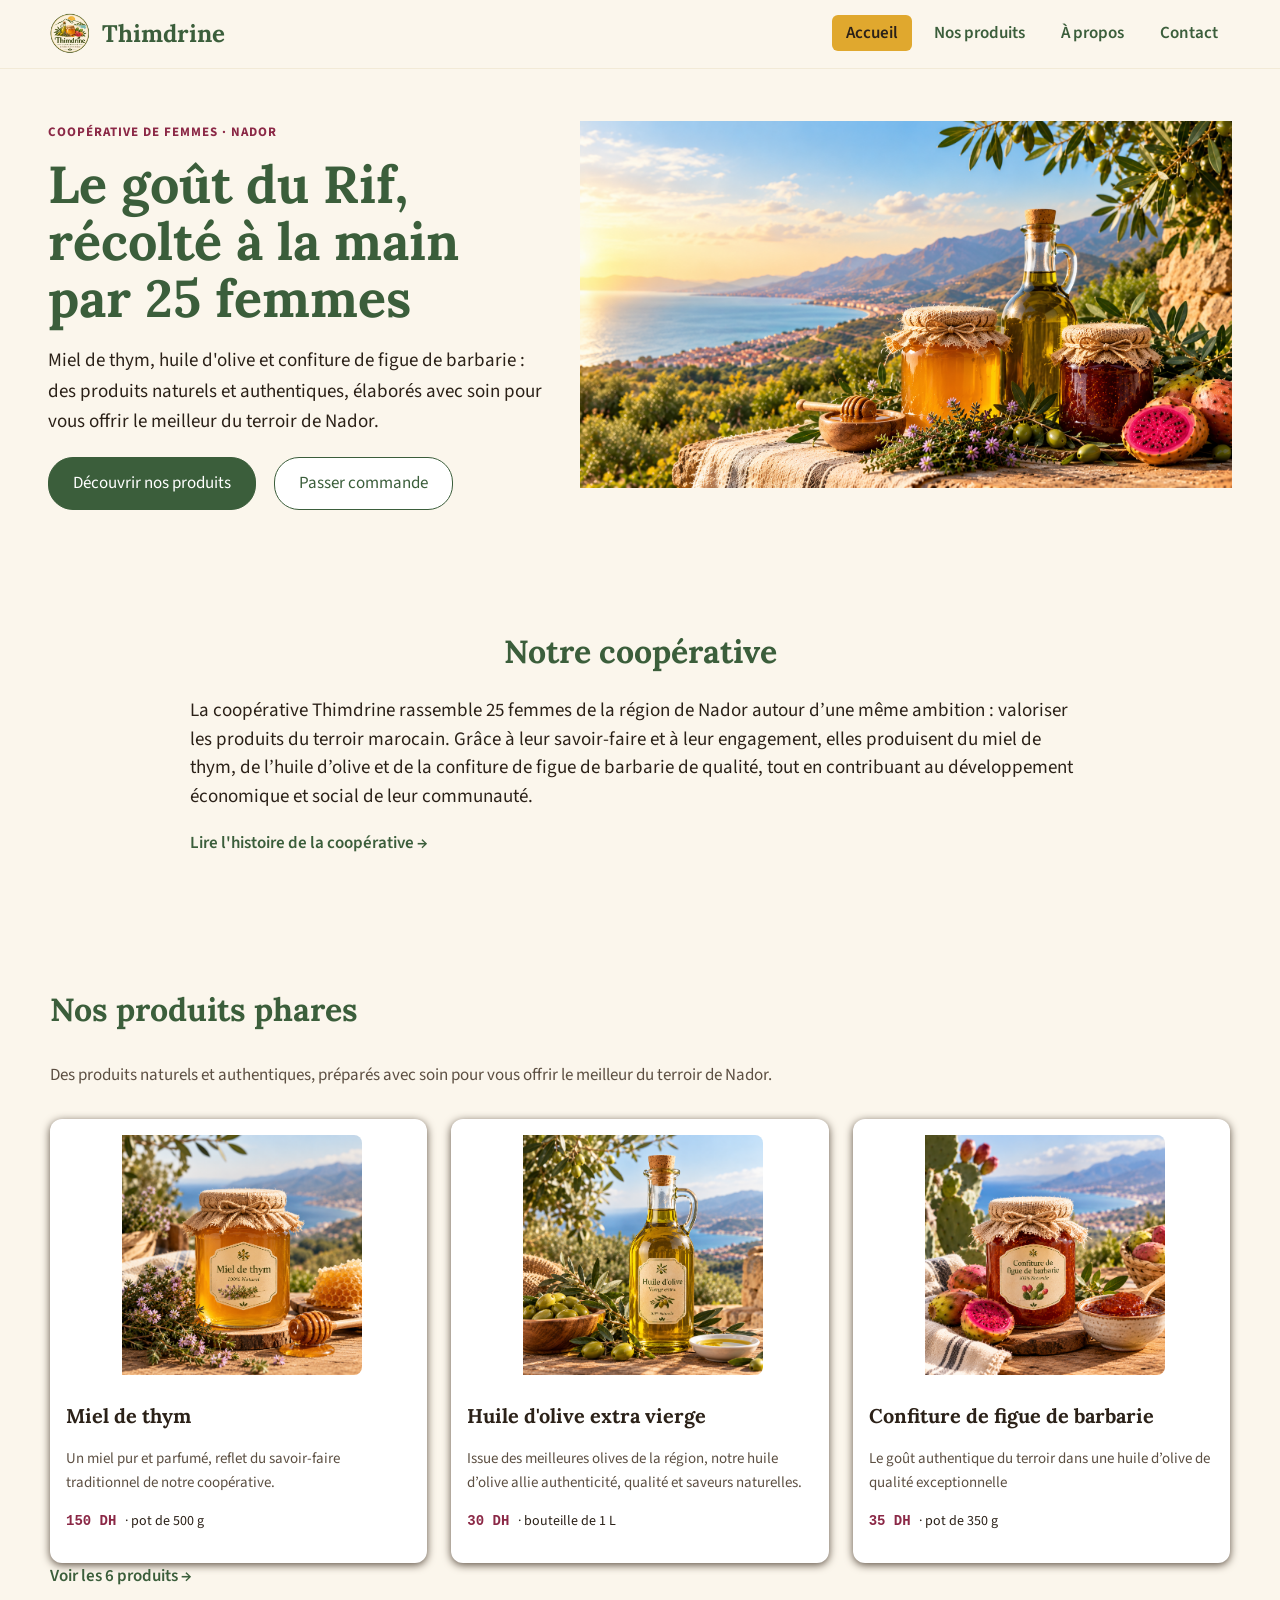
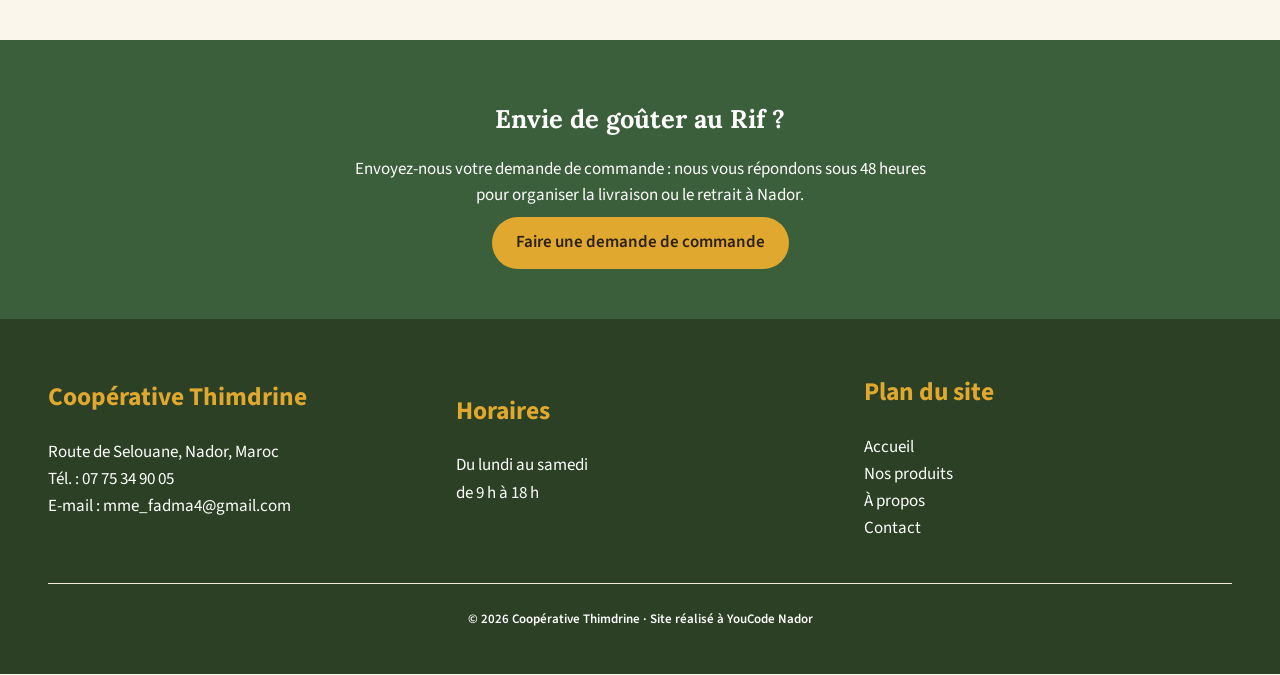
<file: index.html>
<!DOCTYPE html>
<html lang="fr">
<head>
  <meta charset="UTF-8">
  <meta name="viewport" content="width=device-width, initial-scale=1">
  <meta name="description" content="Thimdrine, coopérative de 25 femmes de Nador : miel de thym, huile d'olive et confiture de figue de barbarie du Rif.">
  <title>Accueil | Thimdrine</title>
  <link rel="icon" href="image/logo.png">
  <link rel="stylesheet" href="https://fonts.googleapis.com/css2?family=Lora:wght@600;700&amp;family=Source+Sans+3:wght@400;600;700&amp;display=swap">
  <link rel="stylesheet" href="style.css">
</head>
<body>
  <header>
    <nav>
      <a href="index.html" class="logo-link"><img src="image/logo.png" alt="Logo de la coopérative" class="logo">Thimdrine</a>

      <ul>
        <li><a class="active" href="index.html" >Accueil</a></li>
        <li><a href="produits.html">Nos produits</a></li>
        <li><a href="apropos.html">À propos</a></li>
        <li><a href="contact.html">Contact</a></li>
      </ul>
    </nav>
  </header>
<main>
  <section class="hero">
    <div class="hero-content">
      <p class="hero-tag">COOPÉRATIVE DE FEMMES · NADOR</p>
      <h1>Le goût du Rif, récolté à la main par 25 femmes</h1>
      <p class="hero-text">Miel de thym, huile d'olive et confiture de figue de barbarie : des produits naturels et authentiques, élaborés avec soin pour vous offrir le meilleur du terroir de Nador.</p>
    <div class="buttons">
      <a class="button1" href="produits.html">Découvrir nos produits</a>
      <a class="button2" href="contact.html">Passer commande</a>
    </div>
    </div>
    <div class="hero-image">
      <img src="image/home.png" alt="paysage du Rif">
    </div>
  </section>

  <section class="about">
    <div class="about-content">
      <h2>Notre coopérative</h2>
      <p>La coopérative Thimdrine rassemble 25 femmes de la région de Nador autour d’une même ambition : valoriser les produits du terroir marocain. Grâce à leur savoir-faire et à leur engagement, elles produisent du miel de thym, de l’huile d’olive et de la confiture de figue de barbarie de qualité, tout en contribuant au développement économique et social de leur communauté.</p>
      <a href="apropos.html">Lire l'histoire de la coopérative →</a>
    </div>
  </section>

  <section class="products">
    <h2>Nos produits phares</h2>
    <p>Des produits naturels et authentiques, préparés avec soin pour vous offrir le meilleur du terroir de Nador.</p>
    <div class="products-cards">
      <div class="products-card">
        <img src="image/Miel.png" alt="image de Miel de thym">
        <h3>Miel de thym</h3>
        <p class="text-produit">Un miel pur et parfumé, reflet du savoir-faire traditionnel de notre coopérative.</p>
        <p class="text-prix"><samp class="prix">150 DH </samp>· pot de  500 g</p>
      </div>
      <div class="products-card">
        <img src="image/huile.png" alt="image de Huile d'olive extra vierge">
        <h3>Huile d'olive extra vierge</h3>
        <p class="text-produit">Issue des meilleures olives de la région, notre huile d’olive allie authenticité, qualité et saveurs naturelles.</p>
        <p class="text-prix"><samp class="prix">30 DH </samp>· bouteille de 1 L</p>
      </div>
      <div class="products-card">
        <img src="image/Confiture de figue de barbarie.png" alt="image de Confiture de figue de barbarie">
        <h3>Confiture de figue de barbarie</h3>
        <p class="text-produit">Le goût authentique du terroir dans une huile d’olive de qualité exceptionnelle</p>
        <p class="text-prix"><samp class="prix">35 DH </samp>· pot de 350 g</p>
      </div>
    </div>
    <a href="produits.html">Voir les 6 produits →</a>
  </section>
  
  <section class="rif">
    <h2>Envie de goûter au Rif ?</h2>
    <p>Envoyez-nous votre demande de commande : nous vous répondons sous 48 heures pour organiser la livraison ou le retrait à Nador.</p>
    <a class="button3" href="contact.html">Faire une demande de commande</a>
  </section>
</main>
  <footer>
    <div>
      <h2>Coopérative Thimdrine</h2>
      <p>Route de Selouane, Nador, Maroc <br>
          Tél. : 07 75 34 90 05 <br>
          E-mail : mme_fadma4@gmail.com <br></p>
    </div>

    <div>
      <h2>Horaires</h2>
      <p>Du lundi au samedi <br>
            de 9 h à 18 h</p>
    </div>

    <div class="plan">
      <h2>Plan du site</h2>
      <a href="index.html">Accueil</a>
      <a href="produits.html">Nos produits</a>
      <a href="apropos.html">À propos</a>
      <a href="contact.html">Contact</a>
    </div>

    <div class="siteYoucode">
      <p>© 2026 Coopérative Thimdrine · Site réalisé à YouCode Nador</p>
    </div>
  </footer>
</body>
</html>
</file>
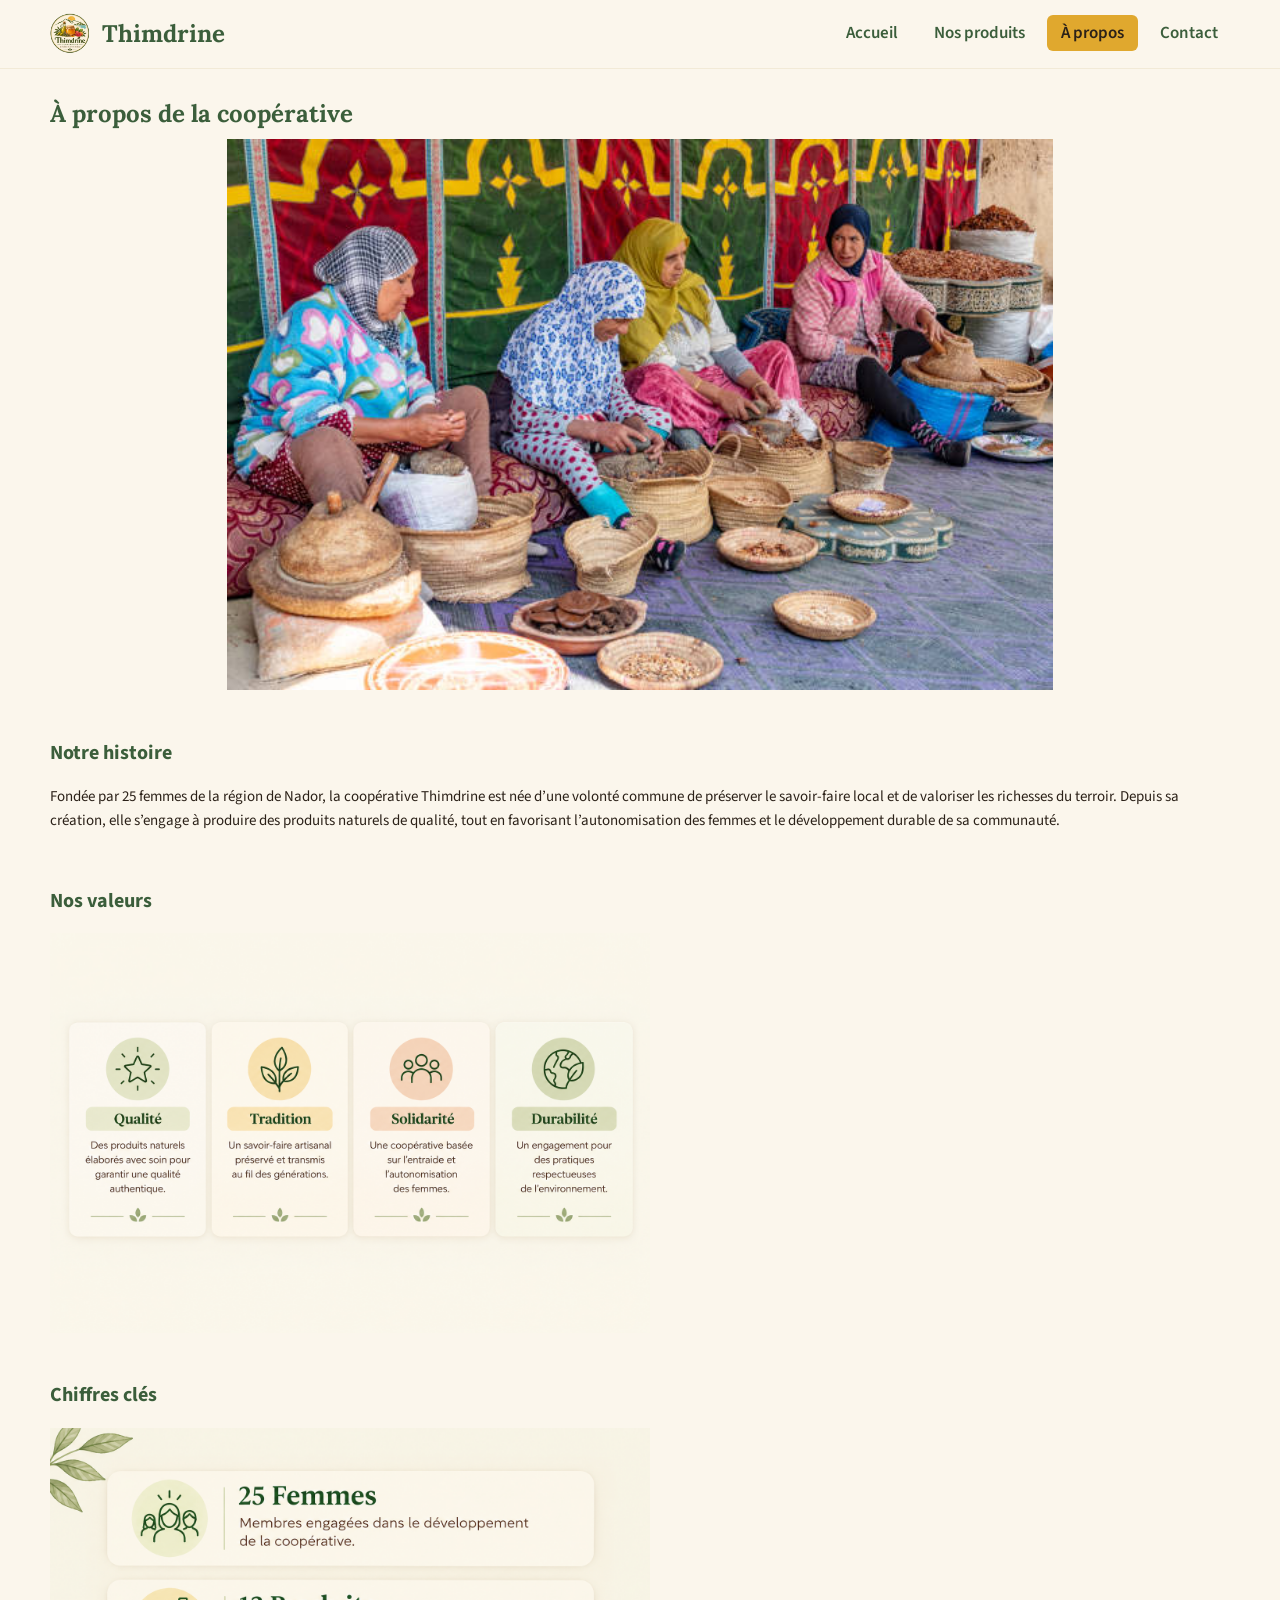
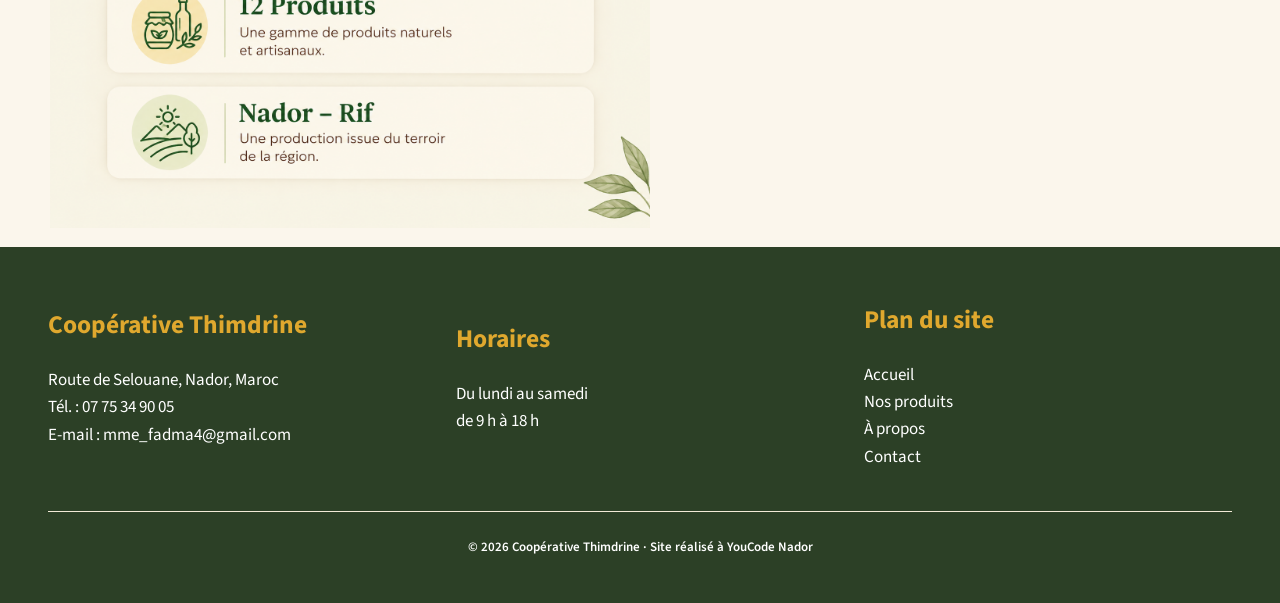
<file: apropos.html>
<!DOCTYPE html>
<html lang="fr">

<head>
    <meta charset="UTF-8">
    <meta name="viewport" content="width=device-width, initial-scale=1">

    <title>À propos | Thimdrine</title>

    <link rel="icon" href="image/logo.png">

    <link rel="stylesheet" href="https://fonts.googleapis.com/css2?family=Lora:wght@600;700&amp;family=Source+Sans+3:wght@400;600;700&amp;display=swap">

    <link rel="stylesheet" href="style.css">
</head>

<body>

    <header>
        <nav>
            <a href="index.html" class="logo-link"><img src="image/logo.png" alt="" class="logo">Thimdrine</a>

            <ul>
                <li><a href="index.html">Accueil</a></li>
                <li><a href="produits.html">Nos produits</a></li>
                <li><a href="apropos.html" class="active">À propos</a></li>
                <li><a href="contact.html">Contact</a></li>
            </ul>
        </nav>
    </header>

    <main>

        <section class="apropos-intro">
            <h1>À propos de la coopérative</h1>

            <img src="image/À propos.jpg" alt="Les femmes de la coopérative" class="image-apropos">
        </section>

        <section class="apropos-histoire">
            <h2>Notre histoire</h2>

            <p>Fondée par 25 femmes de la région de Nador, la coopérative Thimdrine est née d’une volonté commune de préserver le savoir-faire local et de valoriser les richesses du terroir. Depuis sa création, elle s’engage à produire des produits naturels de qualité, tout en favorisant l’autonomisation des femmes et le développement durable de sa communauté.</p>
        </section>

        <section class="apropos-valeurs">
            <h2>Nos valeurs</h2>

            <img src="image/nos valeur.png" alt="Les valeurs de la coopérative" class="image-valeurs">
        </section>

        <section class="apropos-chiffres">
            <h2>Chiffres clés</h2>

            <img src="image/Chiffres clés.png" alt="25 femmes, 12 produits et une production issue de Nador dans le Rif" class="image-chiffres">
        </section>

    </main>

    <footer>
        <div>
            <h2>Coopérative Thimdrine</h2>

            <p>
                Route de Selouane, Nador, Maroc<br>
                Tél. : 07 75 34 90 05<br>
                E-mail : mme_fadma4@gmail.com
            </p>
        </div>

        <div>
            <h2>Horaires</h2>

            <p>
                Du lundi au samedi<br>
                de 9 h à 18 h
            </p>
        </div>

        <div class="plan">
            <h2>Plan du site</h2>

            <a href="index.html">Accueil</a>
            <a href="produits.html">Nos produits</a>
            <a href="apropos.html">À propos</a>
            <a href="contact.html">Contact</a>
        </div>

        <div class="siteYoucode">
            <p>
                © 2026 Coopérative Thimdrine ·
                Site réalisé à YouCode Nador
            </p>
        </div>
    </footer>

</body>
</html>
</file>
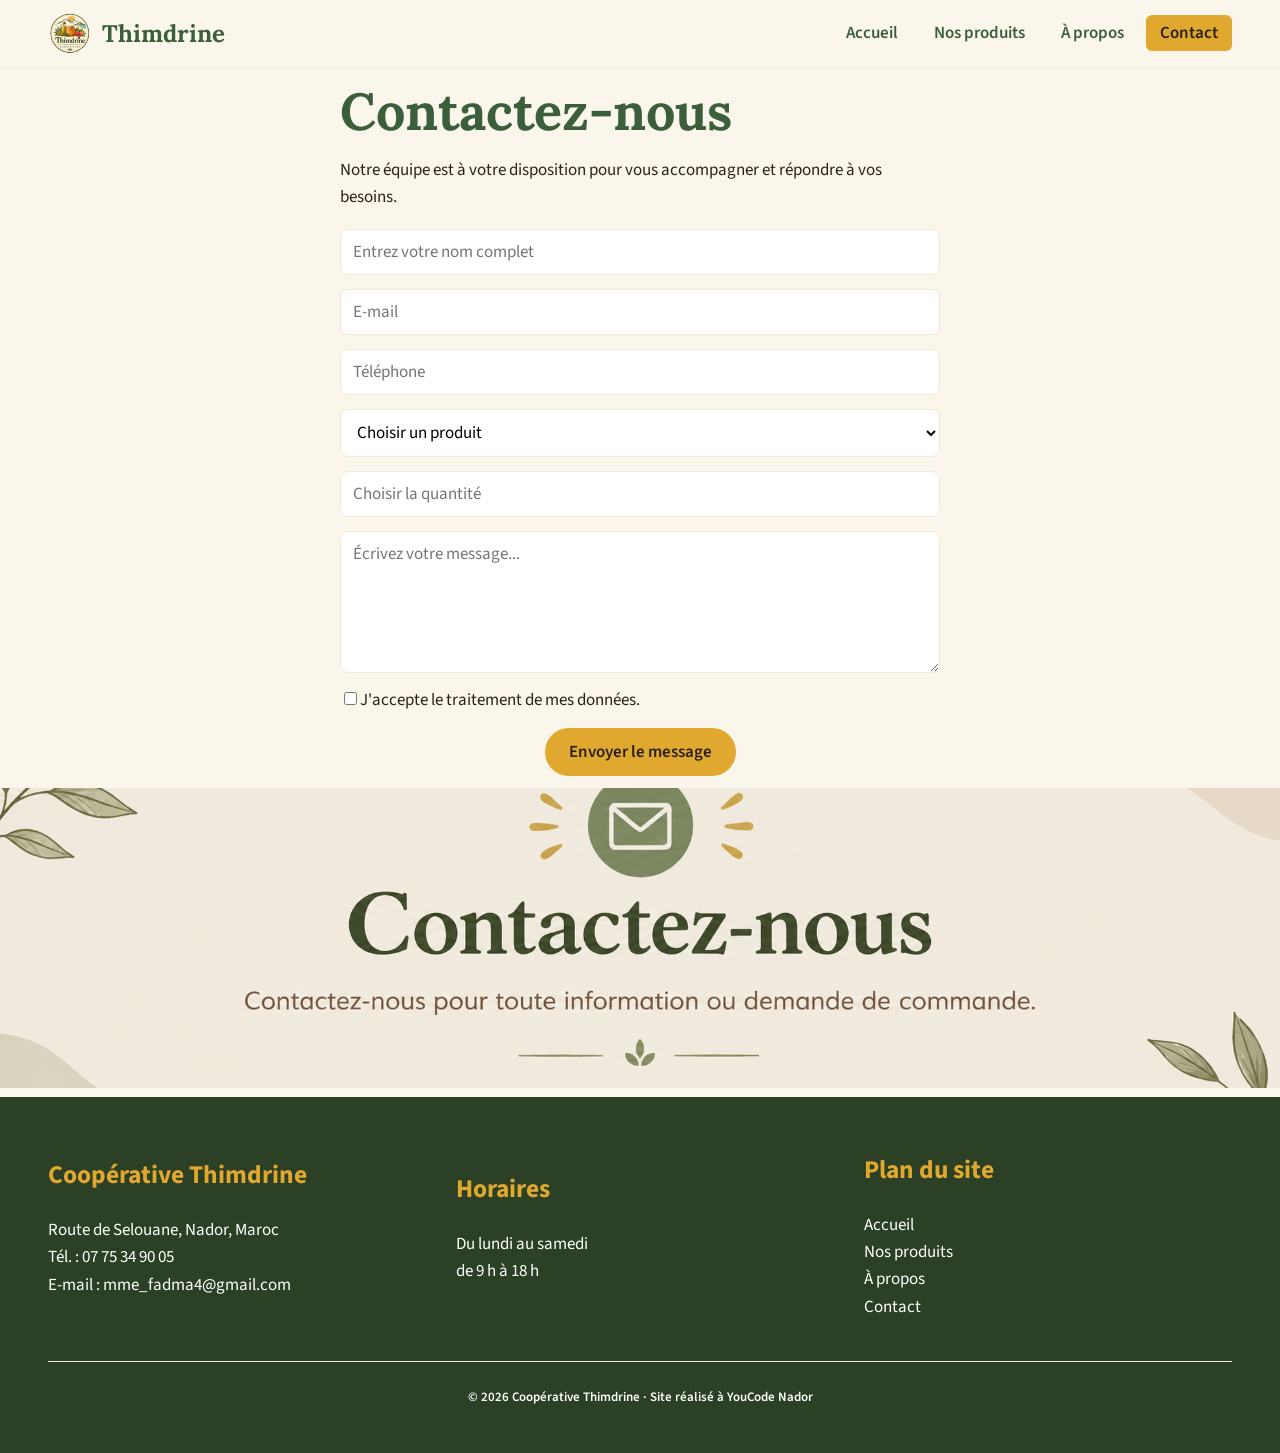
<file: contact.html>
<!DOCTYPE html>
<html lang="fr">
<head>
  <meta charset="UTF-8">
  <meta name="viewport" content="width=device-width, initial-scale=1">
  <meta name="description" content="Thimdrine, coopérative de 25 femmes de Nador : miel de thym, huile d'olive et confiture de figue de barbarie du Rif.">
  <title>Contact | Thimdrine</title>
  <link rel="icon" href="image/logo.png">
  <link rel="stylesheet" href="https://fonts.googleapis.com/css2?family=Lora:wght@600;700&amp;family=Source+Sans+3:wght@400;600;700&amp;display=swap">
  <link rel="stylesheet" href="style.css">
</head>
<body>
  <header>
    <nav>
      <a href="index.html" class="logo-link"><img src="image/logo.png" alt="" class="logo">Thimdrine</a>

      <ul>
        <li><a href="index.html" >Accueil</a></li>
        <li><a href="produits.html">Nos produits</a></li>
        <li><a href="apropos.html">À propos</a></li>
        <li><a class="active" href="contact.html">Contact</a></li>
      </ul>
    </nav>
  </header>
  
  <main>
    <section class="contactez">
      <h1>Contactez-nous</h1>
      <p>Notre équipe est à votre disposition pour vous accompagner et répondre à vos besoins.</p>

      <form>
        <input type="text" id="nom" name="nom" placeholder="Entrez votre nom complet" required>
        <input type="email" id="E-mail" name="E-mail" placeholder="E-mail" required>
        <input type="tel" id="number" name="Téléphone" placeholder="Téléphone" required>

        <select id="produit" name="produit" required>
          <option value="">Choisir un produit</option>
          <option value="miel-thym">Miel de thym</option>
          <option value="huile-extra-vierge">Huile d'olive extra vierge</option>
          <option value="confiture-figue-barbarie">Confiture de figue de barbarie</option>
          <option value="miel-fleurs-sauvages">Miel de fleurs sauvages</option>
          <option value="huile-vierge">Huile d'olive vierge</option>
          <option value="confiture-figue">Confiture de figue</option>
          <option value="creme-hydratante">Crème hydratante à l'huile d'olive</option>
          <option value="huile-pepins-figue">Huile de pépins de figue de barbarie</option>
          <option value="serum-visage">Sérum visage à la figue de barbarie</option>
          <option value="masque-visage">Masque visage au miel</option>
          <option value="creme-figue-barbarie">Crème à la figue de barbarie</option>
          <option value="savon-figue-barbarie">Savon à la figue de barbarie</option>
        </select>

        <input type="number" id="quantite" name="quantite" min="1" placeholder="Choisir la quantité" required>

        <textarea id="message" name="message" placeholder="Écrivez votre message..." required></textarea>
        
        <label><input type="checkbox" name="donnees" required>J'accepte le traitement de mes données.</label>

        <button class="button3" type="submit">Envoyer le message</button>

      </form>
    </section>
    
    <section>
      <div>
        <img class="image-contactez" src="image/Contactez-nous.png" alt="image contactez de thimdrine">
      </div>
    </section>
  </main>

  <footer>
    <div>
      <h2>Coopérative Thimdrine</h2>
      <p>Route de Selouane, Nador, Maroc <br>
          Tél. : 07 75 34 90 05 <br>
          E-mail : mme_fadma4@gmail.com <br></p>
    </div>

    <div>
      <h2>Horaires</h2>
      <p>Du lundi au samedi <br>
            de 9 h à 18 h</p>
    </div>

    <div class="plan">
      <h2>Plan du site</h2>
      <a href="index.html">Accueil</a>
      <a href="produits.html">Nos produits</a>
      <a href="apropos.html">À propos</a>
      <a href="contact.html">Contact</a>
    </div>

    <div class="siteYoucode">
      <p>© 2026 Coopérative Thimdrine · Site réalisé à YouCode Nador</p>
    </div>
  </footer>
</body>
</html>
</file>
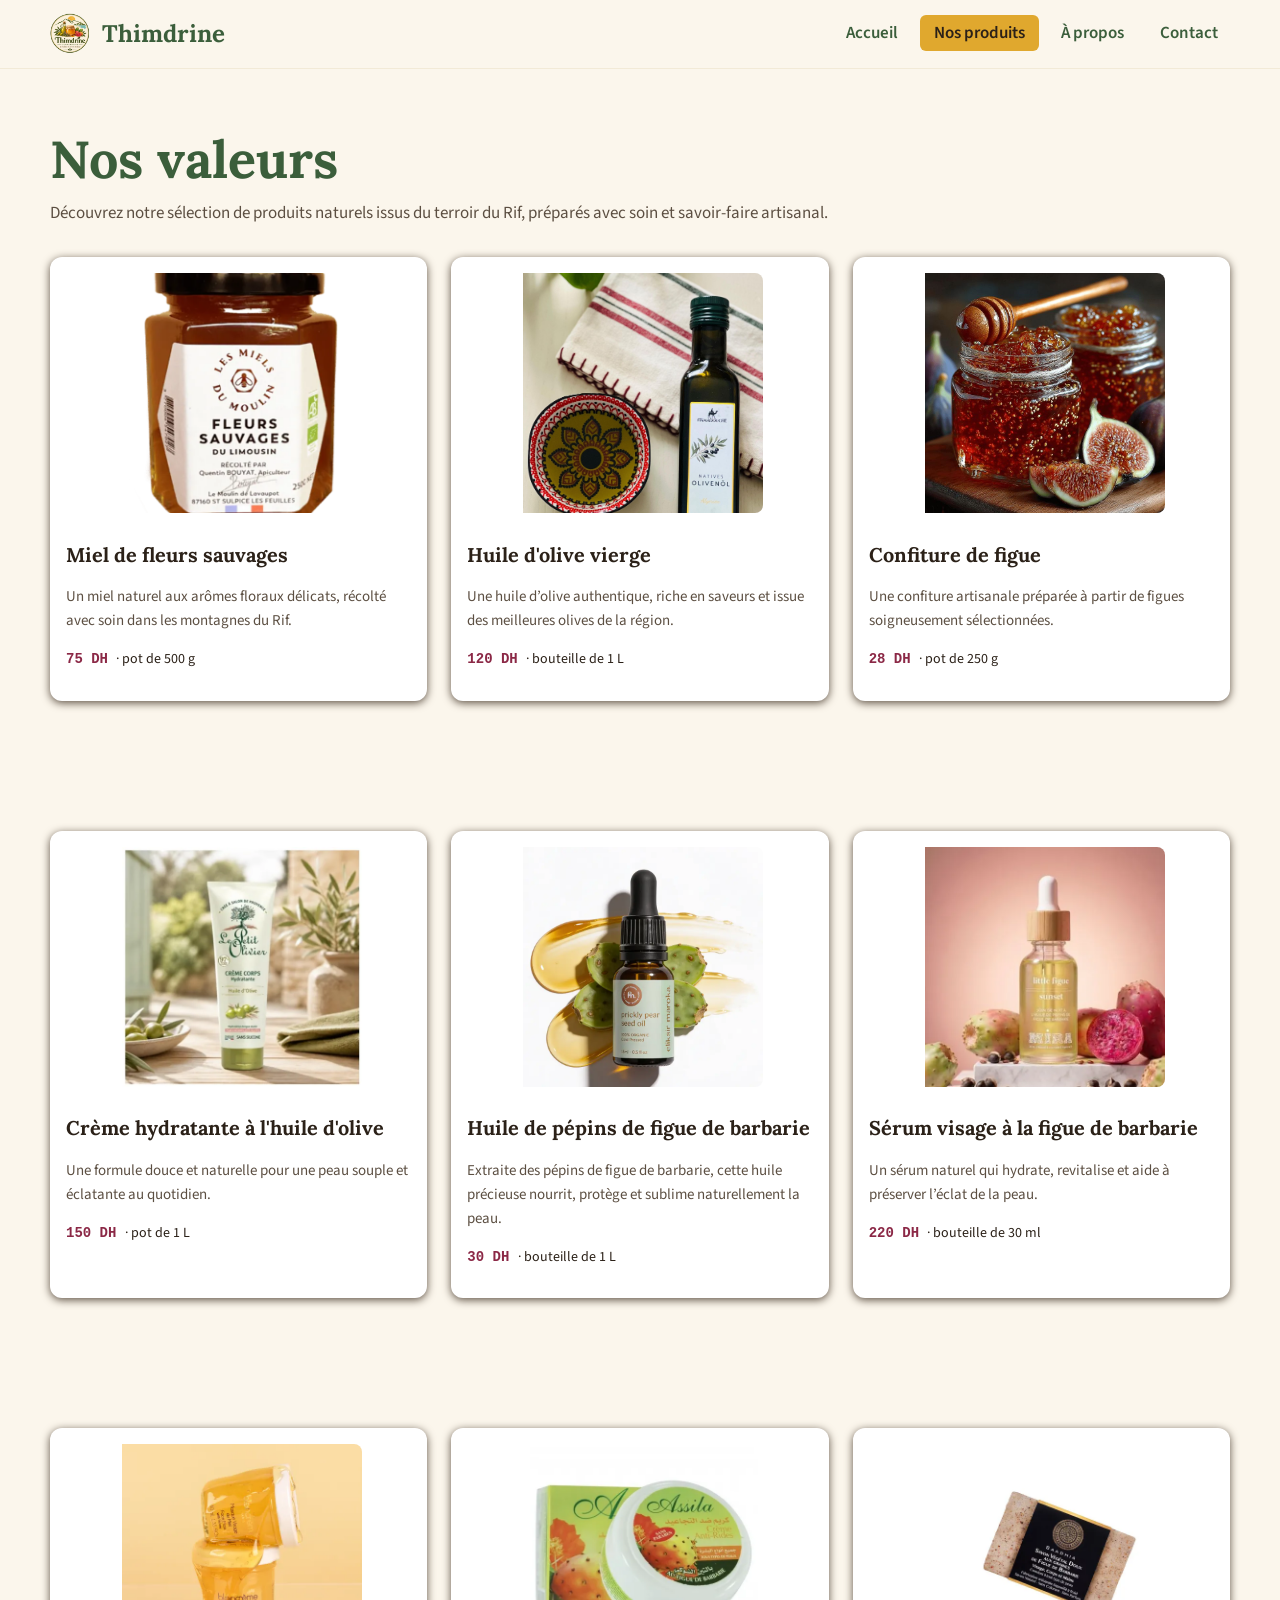
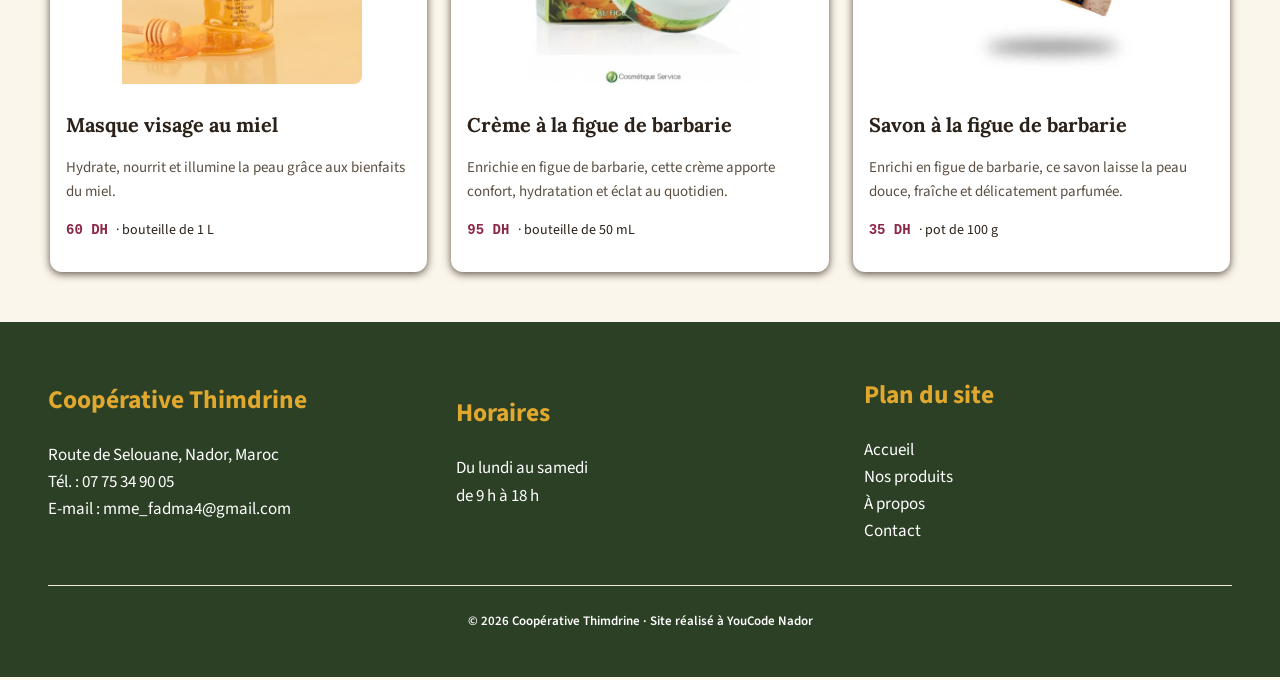
<file: produits.html>
<!DOCTYPE html>
<html lang="fr">
<head>
  <meta charset="UTF-8">
  <meta name="viewport" content="width=device-width, initial-scale=1">
  <meta name="description" content="Thimdrine, coopérative de 25 femmes de Nador : miel de thym, huile d'olive et confiture de figue de barbarie du Rif.">
  <title>Nos produits | Thimdrine</title>
  <link rel="icon" href="image/logo.png">
  <link rel="stylesheet" href="https://fonts.googleapis.com/css2?family=Lora:wght@600;700&amp;family=Source+Sans+3:wght@400;600;700&amp;display=swap">
  <link rel="stylesheet" href="style.css">
</head>
<body>
  <header>
    <nav>
      <a href="index.html" class="logo-link"><img src="image/logo.png" alt="" class="logo">Thimdrine</a>

      <ul>
        <li><a href="index.html" >Accueil</a></li>
        <li><a class="active" href="produits.html">Nos produits</a></li>
        <li><a href="apropos.html">À propos</a></li>
        <li><a href="contact.html">Contact</a></li>
      </ul>
    </nav>
  </header>
  <main>
    <section class="products">
      <h1>Nos valeurs</h1>
      <p>Découvrez notre sélection de produits naturels issus du terroir du Rif, préparés avec soin et savoir-faire artisanal.</p>
      <div class="products-cards">
        <div class="products-card">
          <img src="image/Miel-TF-BIO-250g-1-300x400.webp" alt="image de Miel sauvages">
          <h3>Miel de fleurs sauvages</h3>
          <p class="text-produit" >Un miel naturel aux arômes floraux délicats, récolté avec soin dans les montagnes du Rif.</p>
          <p class="text-prix"><samp class="prix">75 DH </samp>· pot de  500 g</p>
        </div>

        <div class="products-card">
          <img src="image/Huile d'olive vierge.jpg" alt="image de Huile d'olive">
          <h3>Huile d'olive vierge</h3>
          <p class="text-produit" >Une huile d’olive authentique, riche en saveurs et issue des meilleures olives de la région.</p>
          <p class="text-prix"><samp class="prix">120 DH </samp>· bouteille de 1 L</p>
        </div>

        <div class="products-card">
          <img src="image/Confiture de figue.jpg" alt="image de confiture figue">
          <h3>Confiture de figue</h3>
          <p class="text-produit" >Une confiture artisanale préparée à partir de figues soigneusement sélectionnées.</p>
          <p class="text-prix"><samp class="prix">28 DH </samp>· pot de 250 g</p>
        </div>
      </div>

    </section>
    <section class="products">
      <div class="products-cards">
        <div class="products-card">
          <img src="image/le.webp" alt="image de Crème hydratante">
          <h3>Crème hydratante à l'huile d'olive</h3>
          <p class="text-produit" >Une formule douce et naturelle pour une peau souple et éclatante au quotidien.</p>
          <p class="text-prix"><samp class="prix">150 DH </samp>· pot de  1 L</p>
        </div>

        <div class="products-card">
          <img src="image/Huile de pépins de figue de barbarie.webp" alt="image de Huile de pépins">
          <h3>Huile de pépins de figue de barbarie</h3>
          <p class="text-produit" >Extraite des pépins de figue de barbarie, cette huile précieuse nourrit, protège et sublime naturellement la peau.</p>
          <p class="text-prix"><samp class="prix">30 DH </samp>· bouteille de 1 L</p>
        </div>

        <div class="products-card">
          <img src="image/Sérum visage à la figue de barbarie.webp" alt="image de Sérum visage">
          <h3>Sérum visage à la figue de barbarie</h3>
          <p class="text-produit" >Un sérum naturel qui hydrate, revitalise et aide à préserver l’éclat de la peau.</p>
          <p class="text-prix"><samp class="prix">220 DH </samp>· bouteille de 30 ml</p>
       </div>
      </div>

    </section>

    <section class="products">
     <div class="products-cards">
        <div class="products-card">
          <img src="image/Masque visage au miel.webp" alt="image de Masque vierge">
          <h3>Masque visage au miel</h3>
          <p class="text-produit" >Hydrate, nourrit et illumine la peau grâce aux bienfaits du miel.</p>
          <p class="text-prix"><samp class="prix">60 DH </samp>· bouteille de  1 L</p>
        </div>

      <div class="products-card">
        <img src="image/Crème hydratante à l'huile d'olive.webp" alt="image de Crème la figue">
        <h3>Crème à la figue de barbarie</h3>
        <p class="text-produit" >Enrichie en figue de barbarie, cette crème apporte confort, hydratation et éclat au quotidien.</p>
        <p class="text-prix"><samp class="prix">95 DH </samp>· bouteille de 50 mL</p>
      </div>

      <div class="products-card">
        <img src="image/Savon à la figue de barbarie.webp" alt="image de Savon la figue">
        <h3>Savon à la figue de barbarie</h3>
        <p class="text-produit" >Enrichi en figue de barbarie, ce savon laisse la peau douce, fraîche et délicatement parfumée.</p>
        <p class="text-prix"><samp class="prix">35 DH </samp>· pot de 100 g</p>
      </div>
    </div>

  </section>
</main>
  <footer>
    <div>
      <h2>Coopérative Thimdrine</h2>
      <p>Route de Selouane, Nador, Maroc <br>
          Tél. : 07 75 34 90 05 <br>
          E-mail : mme_fadma4@gmail.com <br></p>
    </div>

    <div>
      <h2>Horaires</h2>
      <p>Du lundi au samedi <br>
            de 9 h à 18 h</p>
    </div>

    <div class="plan">
      <h2>Plan du site</h2>
      <a href="index.html">Accueil</a>
      <a href="produits.html">Nos produits</a>
      <a href="apropos.html">À propos</a>
      <a href="contact.html">Contact</a>
    </div>

    <div class="siteYoucode">
      <p>© 2026 Coopérative Thimdrine · Site réalisé à YouCode Nador</p>
    </div>
  </footer>
</body>
</html>
</file>
<file: style.css>
:root {
  --couleur-thym: #3B5E3B;
  --couleur-miel: #E0A82E;
  --couleur-lin: #FBF6EC;
  --couleur-figue: #8B2846;
  --couleur-sable: #F2EAD7;
  --couleur-terre: #2B2118;
  --couleur-terre-douce: #5C4F42;
  --couleur-blanc: #FFFFFF;
  --couleur-thym-fonce: #2C4026;
  --police-titres: "Lora", serif;
  --police-texte: "Source Sans 3", sans-serif;
}

body {
  margin: 0;
  font-family: var(--police-texte);
  font-size: 17px;
  line-height: 1.6;
  background-color: var(--couleur-lin);
  color: var(--couleur-terre);
}

header{
    background-color: var(--couleur-lin);
    border-bottom: 1px solid var(--couleur-sable);
}

nav{
    display: flex;
    justify-content: space-between;
    align-items: center;
    padding: 12px 48px;
}

.logo{
    width: 44px;
    height: auto;
}

.logo-link{
    display: flex;
    align-items: center;
    gap: 10px;
    text-decoration: none;
    font-family: var(--police-titres);
    font-size: 24px;
    font-weight: 700;
    color: var(--couleur-thym);
}

nav ul{
    display: flex;
    gap: 8px;
    list-style: none;
    margin: 0;
    padding: 0;
}

nav ul a{
    text-decoration: none;
    color: var(--couleur-thym);
    font-weight: 600;
    padding: 6px 14px;
    border-radius: 6px;
}

nav ul a:hover{
    background-color: var(--couleur-sable);
}
nav ul a:focus-visible{
    outline: 3px solid var(--couleur-figue);
}

nav ul a.active{
    background-color: var(--couleur-miel);
    color: var(--couleur-terre);
}

.hero{
    display : flex;
    align-items: center;
    padding: 40px 48px;
    gap: 32px;
}

.hero-content{
    max-width: 500px;
    flex: 1;
}

.hero-image{
    flex: 1;
}

.hero-image img{
    max-width: 100%;
    height: auto;
}

h1{
    color: var(--couleur-thym);
    font-family: var(--police-titres);
    font-size: 52px;
    line-height: 1.1;
    margin: 12px 0;
}

.hero-tag{
    font-size: 13px;
    color: var(--couleur-figue);
    letter-spacing: 1px;
    font-weight: 700;
}
.hero-text{
    font-size: 19px;
    color: var(--couleur-terre);
}

.button1{
    background-color: var(--couleur-thym);
    color: var(--couleur-blanc);
    border: 1px solid var(--couleur-thym);
    text-decoration: none;
    display: inline-block;
    padding: 12px 24px;
    border-radius: 25px;
}

.button2{
    background-color: var(--couleur-blanc);
    color: var(--couleur-thym);
    text-decoration: none;
    border: 1px solid var(--couleur-thym);
    display: inline-block;
    padding: 12px 24px;
    border-radius: 25px;
}


.button1:hover{
    background-color: var(--couleur-thym-fonce);
}

.button2:hover{
    background-color: var(--couleur-thym);
    color: var(--couleur-blanc);
}

.buttons{
    display: flex;
    gap: 18px;
}


.about{
    padding: 50px 50px;
}

.about-content{
    max-width: 900px;
    margin: auto;
    
}

.about-content h2{
    font-family: var(--police-titres);
    font-size: 32px;
    color: var(--couleur-thym);
    margin-bottom: 20px;
    text-align: center;
}
.about-content p{
    font-size: 19px;
    line-height: 1.5;
    color: var(--couleur-terre);
}

.about-content a{
    color: var(--couleur-thym);
    text-decoration: none;
    font-weight: 600;
}

.products{
    padding: 50px;
}

.products-cards{
    display: flex;
    gap: 24px;
    margin-top: 30px;
}

.products-card img{
    width: 15rem;
    height: 15rem;
    padding-left: 3.5rem;
    object-fit: cover;
    border-radius: 8px;
}

.products-card{
    background-color: var(--couleur-blanc);
    padding: 16px;
    border-radius: 12px;
    flex: 1;
    box-shadow: 0 2px 8px var(--couleur-terre-douce);
}

.products h2{
    font-family: var(--police-titres);
    color: var(--couleur-thym);
    font-size: 32px;
}

.products > p{
    max-width: 900px;
    margin: 0;
    color: var(--couleur-terre-douce);
}


.products-card h3{
    font-family: var(--police-titres);
    margin: 16px 0 10px;
}

.text-produit{
    color: var(--couleur-terre-douce);
    font-size: 15px;
}

.text-prix{
    font-size: 14px;
}

.prix{
    color: var(--couleur-figue);
    font-weight: 700;
}

.products a{
    color: var(--couleur-thym);
    text-decoration: none;
    font-weight: 600;
}

.rif{
    background-color: var(--couleur-thym);
    text-align: center;
    padding: 50px 50px;
}

.rif h2{
    color: var(--couleur-blanc);
    max-width: 500px;
    margin: auto;
    padding: 9px;
    font-family: var(--police-titres);
    
}

.rif p{
    color: var(--couleur-blanc);
    max-width: 600px;
    margin: auto;
    line-height: 1.5;
    padding: 9px;
}


footer{
    background-color: var(--couleur-thym-fonce);
    display: flex;
    flex-wrap: wrap;
    justify-content: space-between;
    align-items: center;
    margin: 0;
    padding: 32px 48px;
    gap: 40px;
}
footer > div{
    flex: 1;
    min-width: 0;
}
footer h2{
    color: var(--couleur-miel);
}

footer p{
    color: var(--couleur-blanc);
}
footer a{
    color: var(--couleur-blanc);
    text-decoration: none;
}
.plan {
    display: flex;
    flex-direction: column;
}

.siteYoucode {
    flex-basis: 100%;
    text-align: center;
    border-top: 1px solid var(--couleur-sable);
    padding-top: 12px;
    font-size: 13px;
    font-weight: 600;
}

.contactez{
    max-width: 600px;
    margin: 0 auto;
    padding: 2px 24px;
}

form{
    display: flex;
    flex-direction: column;
    gap: 14px;
}

textarea,select,input{
    padding: 10px 12px;
    border: 1px solid var(--couleur-sable);
    border-radius: 8px;
    font-family: inherit;
    font-size: 17px;
    background-color: var(--couleur-blanc);
}
textarea{
    min-height:120px;
    resize: vertical;
}
input:focus-visible,select:focus-visible,textarea:focus-visible{
    outline: 3px solid var(--couleur-figue);
}

.button3:hover{
    outline: 3px solid var(--couleur-blanc);
    outline-offset: 2px;
    background-color: var(--couleur-thym);
    color: var(--couleur-blanc);
}
.button3{
    background-color: var(--couleur-miel);
    color: var(--couleur-terre);
    display: inline-block;
    text-decoration: none;
    padding: 12px 24px;
    border-radius: 50px;
    font-weight: 600;
    align-self:center;
    font-family: inherit;
    border: none;
    font-size: 17px;
    cursor: pointer;
}

.image-contactez{
    width: 100%;
    max-height: 300px;
    object-fit: cover;
    margin-top: 10px;
}



.apropos-intro {
    padding: 20px 50px;
}

.apropos-intro h1 {
    color: var(--couleur-thym);
    font-size: 24px;
}

.image-apropos {
    width: 70%;
    display: block;
    margin: auto;
}

.apropos-histoire,.apropos-valeurs,.apropos-chiffres {
    padding: 10px 50px;
}

.apropos-histoire h2,.apropos-valeurs h2,.apropos-chiffres h2 {
    color: var(--couleur-thym);
    font-size: 20px;
}

.apropos-histoire p {
    font-size: 15px;
}

.image-valeurs,.image-chiffres {
    width: 100%;
    max-width: 600px;
}
</file>
